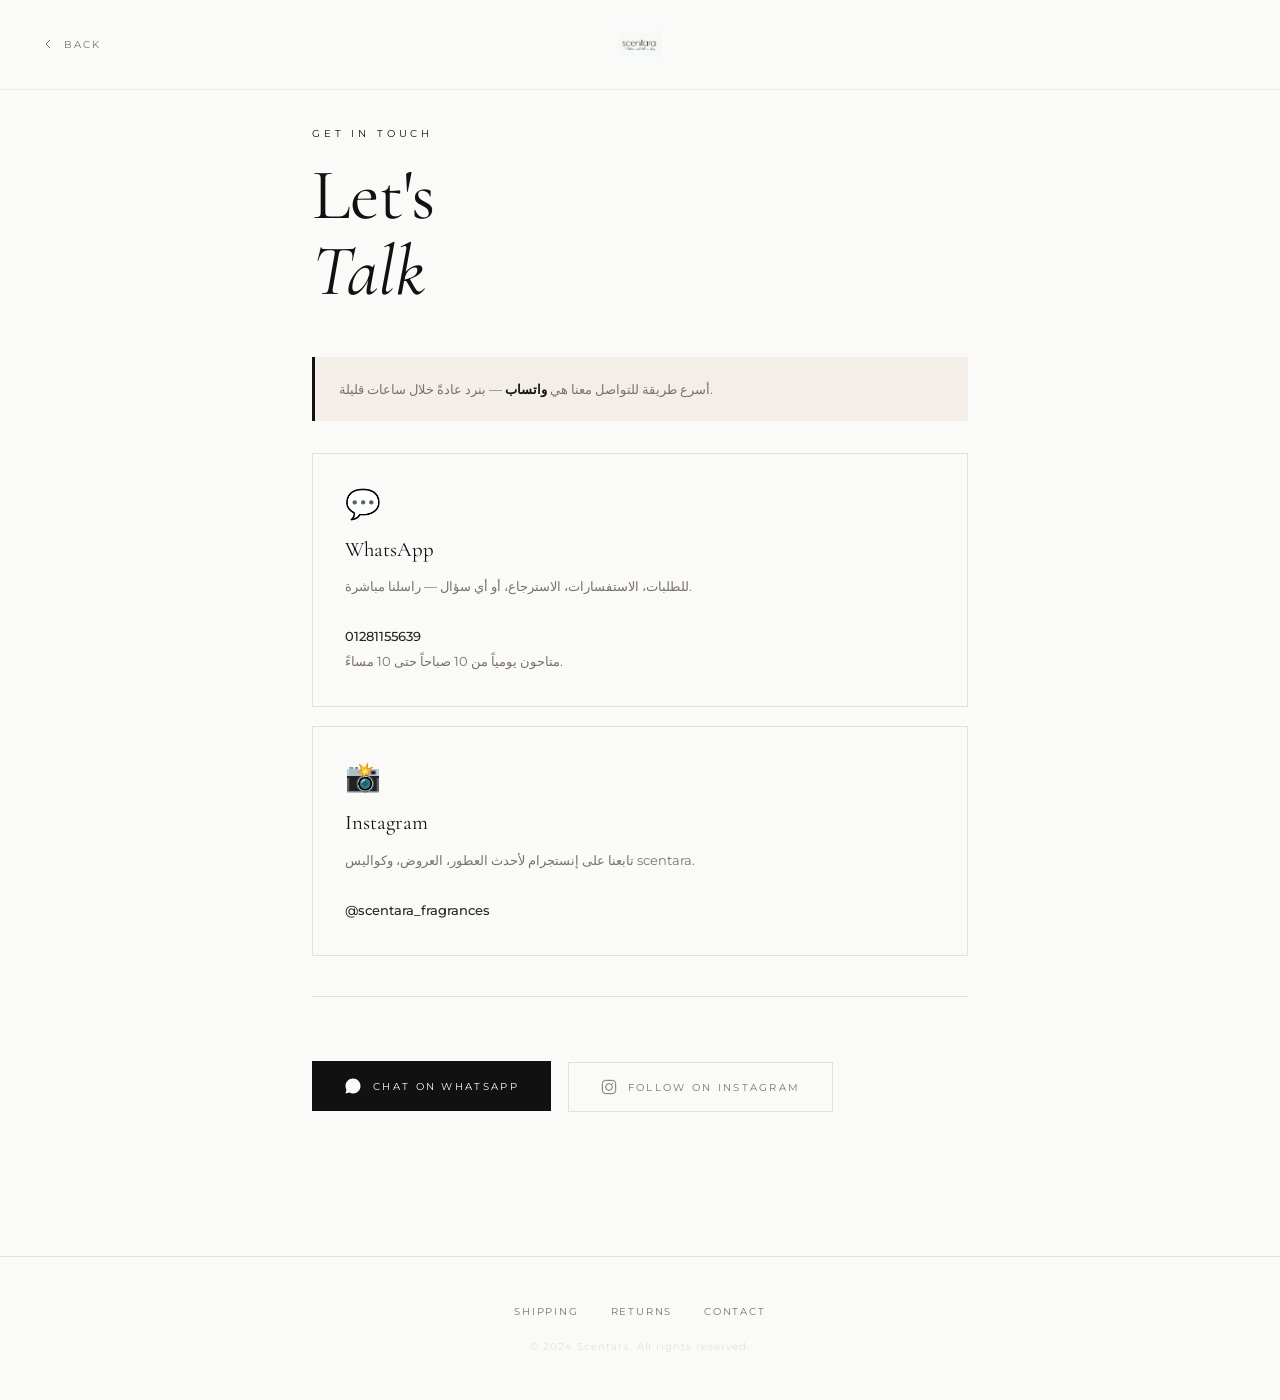
<file: contact.html>
<!DOCTYPE html>
<html lang="en">
<head>
  <meta charset="UTF-8"/>
  <meta name="viewport" content="width=device-width, initial-scale=1.0"/>
  <title>Contact — scentara</title>
  <link rel="preconnect" href="https://fonts.googleapis.com"/>
  <link rel="preconnect" href="https://fonts.gstatic.com" crossorigin/>
  <link href="https://fonts.googleapis.com/css2?family=Cormorant+Garamond:ital,wght@0,300;0,400;1,300;1,400&family=Montserrat:wght@300;400;500&display=swap" rel="stylesheet"/>
  <style>
    *,*::before,*::after{box-sizing:border-box;margin:0;padding:0}
    :root{
      --white:#FAFAF8;--off:#F3EFE8;--light:#E8E0D4;
      --gold:#111111;--black:#111111;--ink:#2A2420;--muted:#7A7268;
    }
    body{background:var(--white);color:var(--ink);font-family:'Montserrat',sans-serif;font-weight:400;overflow-x:hidden}
    nav{
      position:fixed;top:0;left:0;right:0;z-index:100;
      display:grid;grid-template-columns:1fr auto 1fr;
      align-items:center;padding:1.4rem 2.5rem;
      background:rgba(250,250,248,.96);backdrop-filter:blur(12px);
      border-bottom:1px solid rgba(184,146,74,.15);
    }
    .nav-back{
      display:flex;align-items:center;gap:.5rem;
      font-size:.62rem;letter-spacing:.2em;text-transform:uppercase;
      color:var(--muted);text-decoration:none;transition:color .25s;
    }
    .nav-back svg{width:16px;height:16px;stroke:currentColor;fill:none;stroke-width:1.5;flex-shrink:0}
    .nav-back:hover{color:var(--black)}
    .nav-logo img{height:44px;display:block}
    .nav-right{justify-self:end;width:44px}

    .page-wrap{
      max-width:720px;margin:0 auto;
      padding:8rem 2rem 5rem;
    }
    .page-eyebrow{
      font-size:.6rem;letter-spacing:.4em;text-transform:uppercase;
      color:var(--black);margin-bottom:1.2rem;
    }
    .page-title{
      font-family:'Cormorant Garamond',serif;
      font-size:clamp(2.8rem,6vw,4.5rem);font-weight:400;line-height:1.05;
      color:var(--black);margin-bottom:3rem;
    }
    .page-title em{font-style:italic;color:var(--black)}

    .card{
      border:1px solid var(--light);padding:2rem;margin-bottom:1.2rem;
    }
    .card-icon{
      font-size:1.8rem;margin-bottom:1rem;
    }
    .card-title{
      font-family:'Cormorant Garamond',serif;font-size:1.3rem;font-weight:400;
      color:var(--black);margin-bottom:.8rem;
    }
    .card-body{
      font-size:.82rem;line-height:1.9;color:var(--muted);
    }
    .card-body strong{color:var(--ink);font-weight:500}

    .highlight-box{
      background:var(--off);border-left:3px solid var(--black);
      padding:1.2rem 1.5rem;margin:2rem 0;
      font-size:.82rem;line-height:1.9;color:var(--muted);
    }
    .highlight-box strong{color:var(--black)}

    .divider{height:1px;background:var(--light);margin:2.5rem 0}

    .btn-wa{
      display:inline-flex;align-items:center;gap:.7rem;
      padding:1rem 2rem;background:var(--black);color:var(--white);
      font-family:'Montserrat',sans-serif;font-size:.65rem;letter-spacing:.22em;
      text-transform:uppercase;text-decoration:none;
      transition:background .25s,transform .2s;margin-top:1.5rem;
    }
    .btn-wa:hover{background:var(--black);transform:translateY(-2px)}
    .btn-wa svg{width:18px;height:18px;fill:currentColor}

    .btn-ig{
      display:inline-flex;align-items:center;gap:.7rem;
      padding:1rem 2rem;border:1px solid var(--light);color:var(--muted);
      font-family:'Montserrat',sans-serif;font-size:.65rem;letter-spacing:.22em;
      text-transform:uppercase;text-decoration:none;
      transition:border-color .25s,color .25s,transform .2s;margin-top:.8rem;margin-left:.8rem;
    }
    .btn-ig:hover{border-color:var(--black);color:var(--black);transform:translateY(-2px)}
    .btn-ig svg{width:16px;height:16px;stroke:currentColor;fill:none;stroke-width:1.5}

    .steps{display:flex;flex-direction:column;gap:1.5rem;margin-top:1.5rem}
    .step-row{display:flex;gap:1.2rem;align-items:flex-start}
    .step-num{
      width:32px;height:32px;flex-shrink:0;
      border:1px solid var(--gold);border-radius:50%;
      display:flex;align-items:center;justify-content:center;
      font-size:.65rem;letter-spacing:.1em;color:var(--black);
    }
    .step-text{font-size:.82rem;line-height:1.8;color:var(--muted);padding-top:.4rem}
    .step-text strong{color:var(--black)}

    footer{
      text-align:center;padding:3rem 2rem;
      border-top:1px solid var(--light);margin-top:4rem;
    }
    .foot-links{display:flex;justify-content:center;gap:2rem;flex-wrap:wrap;margin-bottom:1.5rem}
    .foot-links a{
      font-size:.62rem;letter-spacing:.18em;text-transform:uppercase;
      color:var(--muted);text-decoration:none;transition:color .25s;
    }
    .foot-links a:hover{color:var(--black)}
    .foot-copy{font-size:.6rem;color:var(--light);letter-spacing:.1em}

    @media(max-width:600px){
      nav{padding:1.2rem 1.2rem}
      .page-wrap{padding:7rem 1.2rem 4rem}
      .btn-ig{margin-left:0;margin-top:.6rem}
    }
  </style>
</head>
<body>
<nav>
  <a href="index.html" class="nav-back">
    <svg viewBox="0 0 24 24"><polyline points="15 18 9 12 15 6"/></svg>
    Back
  </a>
  <a href="index.html" class="nav-logo"><img src="[data-uri]" alt="scentara"/></a>
  <div class="nav-right"></div>
</nav>
<div class="page-wrap">
  <p class="page-eyebrow">Get in Touch</p>
  <h1 class="page-title">Let's<br/><em>Talk</em></h1>

  <div class="highlight-box">
    أسرع طريقة للتواصل معنا هي <strong>واتساب</strong> — بنرد عادةً خلال ساعات قليلة.
  </div>

  <div class="card">
    <div class="card-icon">💬</div>
    <div class="card-title">WhatsApp</div>
    <div class="card-body">
      للطلبات، الاستفسارات، الاسترجاع، أو أي سؤال — راسلنا مباشرة.<br/><br/>
      <strong>01281155639</strong><br/>
      متاحون يومياً من 10 صباحاً حتى 10 مساءً.
    </div>
  </div>

  <div class="card">
    <div class="card-icon">📸</div>
    <div class="card-title">Instagram</div>
    <div class="card-body">
      تابعنا على إنستجرام لأحدث العطور، العروض، وكواليس scentara.<br/><br/>
      <strong>@scentara_fragrances</strong>
    </div>
  </div>

  <div class="divider"></div>

  <a href="https://wa.me/201281155639" target="_blank" class="btn-wa">
    <svg viewBox="0 0 24 24"><path d="M17.472 14.382c-.297-.149-1.758-.867-2.03-.967-.273-.099-.471-.148-.67.15-.197.297-.767.966-.94 1.164-.173.199-.347.223-.644.075-.297-.15-1.255-.463-2.39-1.475-.883-.788-1.761-1.653-2.059-.173-.297-.018-.458.13-.606.134-.133.298-.347.446-.52.149-.174.198-.298.298-.497.099-.198.05-.371-.025-.52-.075-.149-.669-1.612-.916-2.207-.242-.579-.487-.5-.669-.51-.173-.008-.371-.01-.57-.01-.198 0-.52.074-.792.372-.272.297-1.04 1.016-1.04 2.479 0 1.462 1.065 2.875 1.213 3.074.149.198 2.096 3.2 5.077 4.487.709.306 1.262.489 1.694.625.712.227 1.36.195 1.871.118.571-.085 1.758-.719 2.006-1.413.248-.694.248-1.289.173-1.413z"/><path d="M11.99 2C6.469 2 2 6.47 2 11.99c0 1.77.463 3.43 1.27 4.878L2 22l5.277-1.242A9.938 9.938 0 0011.99 22C17.511 22 22 17.53 22 12.01 22 6.47 17.511 2 11.99 2z"/></svg>
    Chat on WhatsApp
  </a>
  <a href="https://www.instagram.com/scentara_fragrances?igsh=dmR3dmIxeHZkZDBx" target="_blank" class="btn-ig">
    <svg viewBox="0 0 24 24"><rect x="2" y="2" width="20" height="20" rx="5"/><circle cx="12" cy="12" r="5"/><circle cx="17.5" cy="6.5" r="1" fill="currentColor" stroke="none"/></svg>
    Follow on Instagram
  </a>
</div>

<footer>
  <div class="foot-links">
    <a href="shipping.html">Shipping</a>
    <a href="returns.html">Returns</a>
    <a href="contact.html">Contact</a>
  </div>
  <p class="foot-copy">© 2024 Scentara. All rights reserved.</p>
</footer>
</body>
</html>
</file>
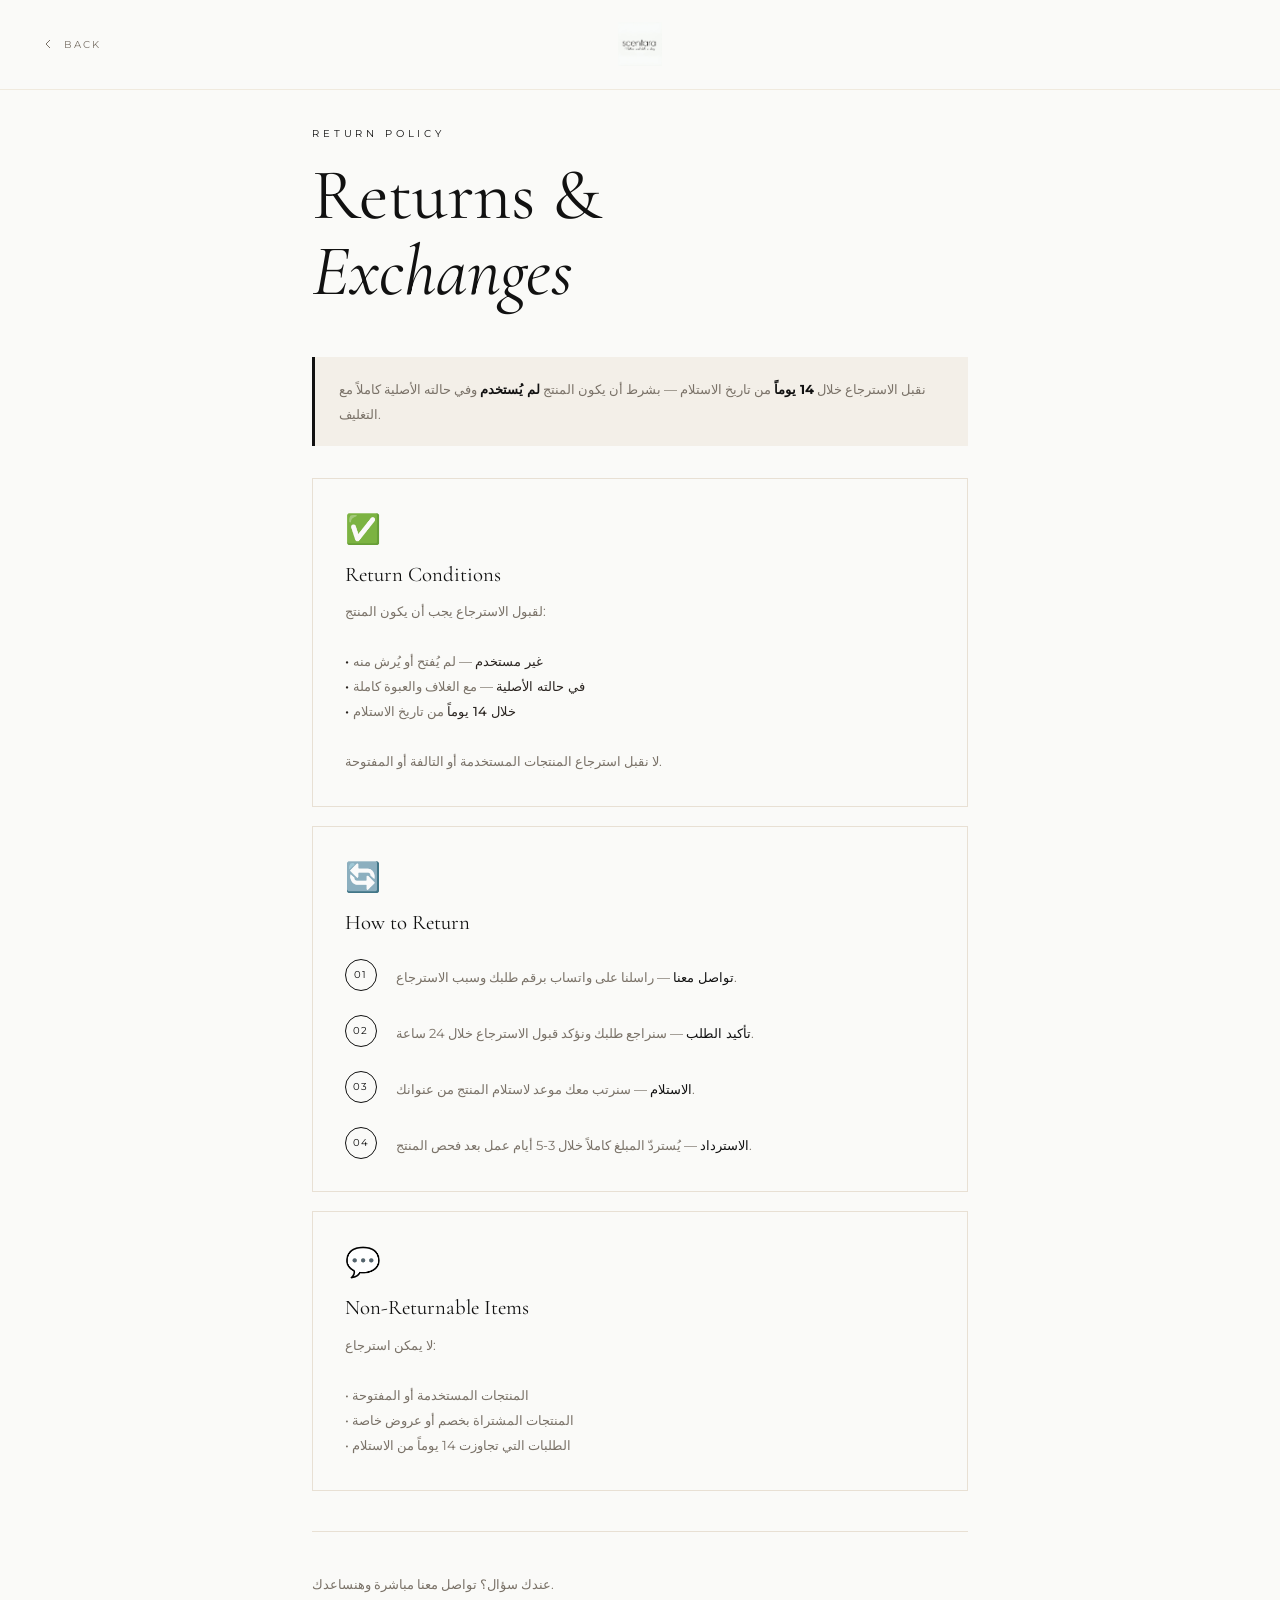
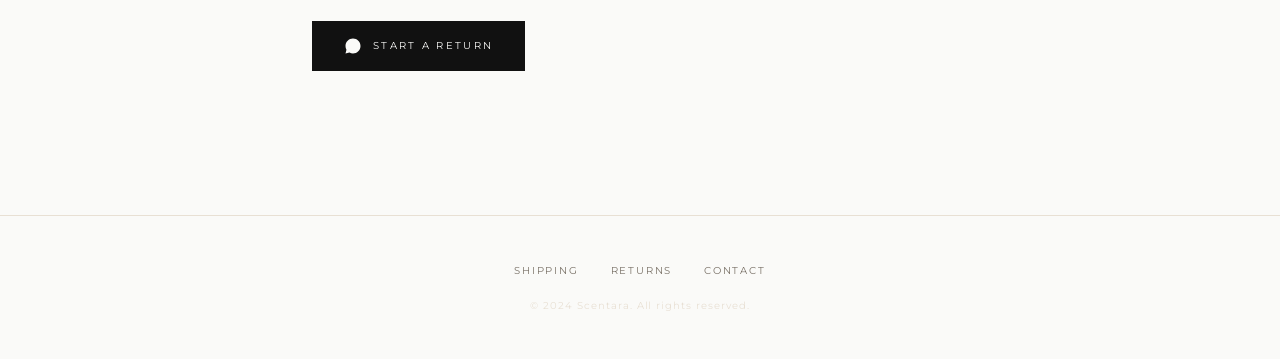
<file: returns.html>
<!DOCTYPE html>
<html lang="en">
<head>
  <meta charset="UTF-8"/>
  <meta name="viewport" content="width=device-width, initial-scale=1.0"/>
  <title>Returns — scentara</title>
  <link rel="preconnect" href="https://fonts.googleapis.com"/>
  <link rel="preconnect" href="https://fonts.gstatic.com" crossorigin/>
  <link href="https://fonts.googleapis.com/css2?family=Cormorant+Garamond:ital,wght@0,300;0,400;1,300;1,400&family=Montserrat:wght@300;400;500&display=swap" rel="stylesheet"/>
  <style>
    *,*::before,*::after{box-sizing:border-box;margin:0;padding:0}
    :root{
      --white:#FAFAF8;--off:#F3EFE8;--light:#E8E0D4;
      --gold:#111111;--black:#111111;--ink:#2A2420;--muted:#7A7268;
    }
    body{background:var(--white);color:var(--ink);font-family:'Montserrat',sans-serif;font-weight:400;overflow-x:hidden}
    nav{
      position:fixed;top:0;left:0;right:0;z-index:100;
      display:grid;grid-template-columns:1fr auto 1fr;
      align-items:center;padding:1.4rem 2.5rem;
      background:rgba(250,250,248,.96);backdrop-filter:blur(12px);
      border-bottom:1px solid rgba(184,146,74,.15);
    }
    .nav-back{
      display:flex;align-items:center;gap:.5rem;
      font-size:.62rem;letter-spacing:.2em;text-transform:uppercase;
      color:var(--muted);text-decoration:none;transition:color .25s;
    }
    .nav-back svg{width:16px;height:16px;stroke:currentColor;fill:none;stroke-width:1.5;flex-shrink:0}
    .nav-back:hover{color:var(--black)}
    .nav-logo img{height:44px;display:block}
    .nav-right{justify-self:end;width:44px}

    .page-wrap{
      max-width:720px;margin:0 auto;
      padding:8rem 2rem 5rem;
    }
    .page-eyebrow{
      font-size:.6rem;letter-spacing:.4em;text-transform:uppercase;
      color:var(--black);margin-bottom:1.2rem;
    }
    .page-title{
      font-family:'Cormorant Garamond',serif;
      font-size:clamp(2.8rem,6vw,4.5rem);font-weight:400;line-height:1.05;
      color:var(--black);margin-bottom:3rem;
    }
    .page-title em{font-style:italic;color:var(--black)}

    .card{
      border:1px solid var(--light);padding:2rem;margin-bottom:1.2rem;
    }
    .card-icon{
      font-size:1.8rem;margin-bottom:1rem;
    }
    .card-title{
      font-family:'Cormorant Garamond',serif;font-size:1.3rem;font-weight:400;
      color:var(--black);margin-bottom:.8rem;
    }
    .card-body{
      font-size:.82rem;line-height:1.9;color:var(--muted);
    }
    .card-body strong{color:var(--ink);font-weight:500}

    .highlight-box{
      background:var(--off);border-left:3px solid var(--black);
      padding:1.2rem 1.5rem;margin:2rem 0;
      font-size:.82rem;line-height:1.9;color:var(--muted);
    }
    .highlight-box strong{color:var(--black)}

    .divider{height:1px;background:var(--light);margin:2.5rem 0}

    .btn-wa{
      display:inline-flex;align-items:center;gap:.7rem;
      padding:1rem 2rem;background:var(--black);color:var(--white);
      font-family:'Montserrat',sans-serif;font-size:.65rem;letter-spacing:.22em;
      text-transform:uppercase;text-decoration:none;
      transition:background .25s,transform .2s;margin-top:1.5rem;
    }
    .btn-wa:hover{background:var(--black);transform:translateY(-2px)}
    .btn-wa svg{width:18px;height:18px;fill:currentColor}

    .btn-ig{
      display:inline-flex;align-items:center;gap:.7rem;
      padding:1rem 2rem;border:1px solid var(--light);color:var(--muted);
      font-family:'Montserrat',sans-serif;font-size:.65rem;letter-spacing:.22em;
      text-transform:uppercase;text-decoration:none;
      transition:border-color .25s,color .25s,transform .2s;margin-top:.8rem;margin-left:.8rem;
    }
    .btn-ig:hover{border-color:var(--black);color:var(--black);transform:translateY(-2px)}
    .btn-ig svg{width:16px;height:16px;stroke:currentColor;fill:none;stroke-width:1.5}

    .steps{display:flex;flex-direction:column;gap:1.5rem;margin-top:1.5rem}
    .step-row{display:flex;gap:1.2rem;align-items:flex-start}
    .step-num{
      width:32px;height:32px;flex-shrink:0;
      border:1px solid var(--gold);border-radius:50%;
      display:flex;align-items:center;justify-content:center;
      font-size:.65rem;letter-spacing:.1em;color:var(--black);
    }
    .step-text{font-size:.82rem;line-height:1.8;color:var(--muted);padding-top:.4rem}
    .step-text strong{color:var(--black)}

    footer{
      text-align:center;padding:3rem 2rem;
      border-top:1px solid var(--light);margin-top:4rem;
    }
    .foot-links{display:flex;justify-content:center;gap:2rem;flex-wrap:wrap;margin-bottom:1.5rem}
    .foot-links a{
      font-size:.62rem;letter-spacing:.18em;text-transform:uppercase;
      color:var(--muted);text-decoration:none;transition:color .25s;
    }
    .foot-links a:hover{color:var(--black)}
    .foot-copy{font-size:.6rem;color:var(--light);letter-spacing:.1em}

    @media(max-width:600px){
      nav{padding:1.2rem 1.2rem}
      .page-wrap{padding:7rem 1.2rem 4rem}
      .btn-ig{margin-left:0;margin-top:.6rem}
    }
  </style>
</head>
<body>
<nav>
  <a href="index.html" class="nav-back">
    <svg viewBox="0 0 24 24"><polyline points="15 18 9 12 15 6"/></svg>
    Back
  </a>
  <a href="index.html" class="nav-logo"><img src="[data-uri]" alt="scentara"/></a>
  <div class="nav-right"></div>
</nav>
<div class="page-wrap">
  <p class="page-eyebrow">Return Policy</p>
  <h1 class="page-title">Returns &<br/><em>Exchanges</em></h1>

  <div class="highlight-box">
    نقبل الاسترجاع خلال <strong>14 يوماً</strong> من تاريخ الاستلام —
    بشرط أن يكون المنتج <strong>لم يُستخدم</strong> وفي حالته الأصلية كاملاً مع التغليف.
  </div>

  <div class="card">
    <div class="card-icon">✅</div>
    <div class="card-title">Return Conditions</div>
    <div class="card-body">
      لقبول الاسترجاع يجب أن يكون المنتج:<br/><br/>
      <strong>• غير مستخدم</strong> — لم يُفتح أو يُرش منه<br/>
      <strong>• في حالته الأصلية</strong> — مع الغلاف والعبوة كاملة<br/>
      <strong>• خلال 14 يوماً</strong> من تاريخ الاستلام<br/><br/>
      لا نقبل استرجاع المنتجات المستخدمة أو التالفة أو المفتوحة.
    </div>
  </div>

  <div class="card">
    <div class="card-icon">🔄</div>
    <div class="card-title">How to Return</div>
    <div class="card-body">
      <div class="steps">
        <div class="step-row">
          <div class="step-num">01</div>
          <div class="step-text"><strong>تواصل معنا</strong> — راسلنا على واتساب برقم طلبك وسبب الاسترجاع.</div>
        </div>
        <div class="step-row">
          <div class="step-num">02</div>
          <div class="step-text"><strong>تأكيد الطلب</strong> — سنراجع طلبك ونؤكد قبول الاسترجاع خلال 24 ساعة.</div>
        </div>
        <div class="step-row">
          <div class="step-num">03</div>
          <div class="step-text"><strong>الاستلام</strong> — سنرتب معك موعد لاستلام المنتج من عنوانك.</div>
        </div>
        <div class="step-row">
          <div class="step-num">04</div>
          <div class="step-text"><strong>الاسترداد</strong> — يُستردّ المبلغ كاملاً خلال 3-5 أيام عمل بعد فحص المنتج.</div>
        </div>
      </div>
    </div>
  </div>

  <div class="card">
    <div class="card-icon">💬</div>
    <div class="card-title">Non-Returnable Items</div>
    <div class="card-body">
      لا يمكن استرجاع:<br/><br/>
      • المنتجات المستخدمة أو المفتوحة<br/>
      • المنتجات المشتراة بخصم أو عروض خاصة<br/>
      • الطلبات التي تجاوزت 14 يوماً من الاستلام
    </div>
  </div>

  <div class="divider"></div>
  <p style="font-size:.82rem;color:var(--muted);line-height:1.9;">عندك سؤال؟ تواصل معنا مباشرة وهنساعدك.</p>
  <a href="https://wa.me/201281155639" target="_blank" class="btn-wa">
    <svg viewBox="0 0 24 24"><path d="M17.472 14.382c-.297-.149-1.758-.867-2.03-.967-.273-.099-.471-.148-.67.15-.197.297-.767.966-.94 1.164-.173.199-.347.223-.644.075-.297-.15-1.255-.463-2.39-1.475-.883-.788-1.761-1.653-2.059-.173-.297-.018-.458.13-.606.134-.133.298-.347.446-.52.149-.174.198-.298.298-.497.099-.198.05-.371-.025-.52-.075-.149-.669-1.612-.916-2.207-.242-.579-.487-.5-.669-.51-.173-.008-.371-.01-.57-.01-.198 0-.52.074-.792.372-.272.297-1.04 1.016-1.04 2.479 0 1.462 1.065 2.875 1.213 3.074.149.198 2.096 3.2 5.077 4.487.709.306 1.262.489 1.694.625.712.227 1.36.195 1.871.118.571-.085 1.758-.719 2.006-1.413.248-.694.248-1.289.173-1.413z"/><path d="M11.99 2C6.469 2 2 6.47 2 11.99c0 1.77.463 3.43 1.27 4.878L2 22l5.277-1.242A9.938 9.938 0 0011.99 22C17.511 22 22 17.53 22 12.01 22 6.47 17.511 2 11.99 2z"/></svg>
    Start a Return
  </a>
</div>

<footer>
  <div class="foot-links">
    <a href="shipping.html">Shipping</a>
    <a href="returns.html">Returns</a>
    <a href="contact.html">Contact</a>
  </div>
  <p class="foot-copy">© 2024 Scentara. All rights reserved.</p>
</footer>
</body>
</html>
</file>
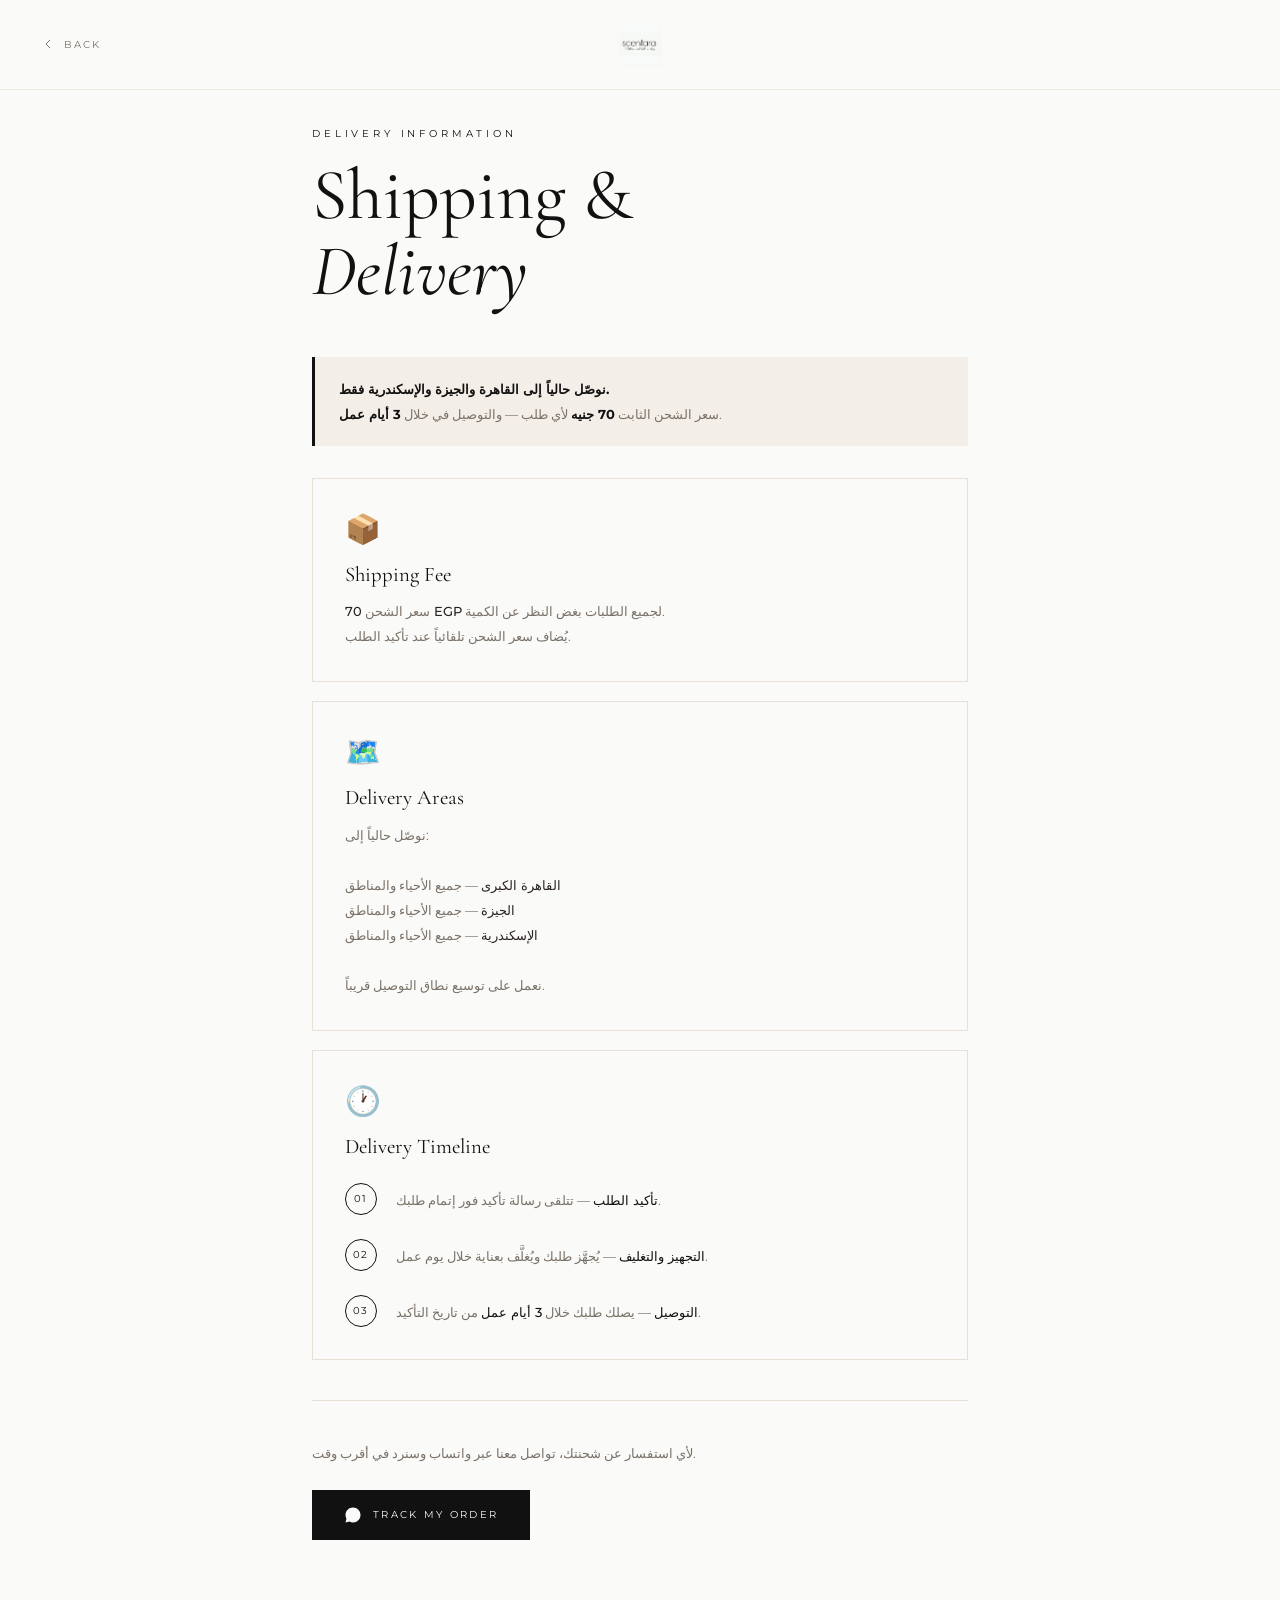
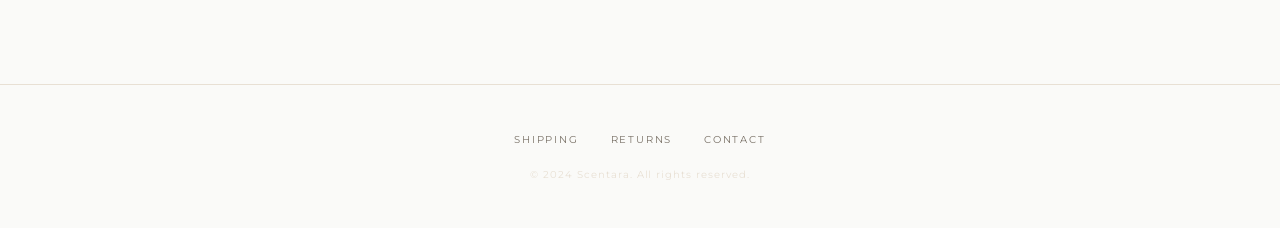
<file: shipping.html>
<!DOCTYPE html>
<html lang="en">
<head>
  <meta charset="UTF-8"/>
  <meta name="viewport" content="width=device-width, initial-scale=1.0"/>
  <title>Shipping — scentara</title>
  <link rel="preconnect" href="https://fonts.googleapis.com"/>
  <link rel="preconnect" href="https://fonts.gstatic.com" crossorigin/>
  <link href="https://fonts.googleapis.com/css2?family=Cormorant+Garamond:ital,wght@0,300;0,400;1,300;1,400&family=Montserrat:wght@300;400;500&display=swap" rel="stylesheet"/>
  <style>
    *,*::before,*::after{box-sizing:border-box;margin:0;padding:0}
    :root{
      --white:#FAFAF8;--off:#F3EFE8;--light:#E8E0D4;
      --gold:#111111;--black:#111111;--ink:#2A2420;--muted:#7A7268;
    }
    body{background:var(--white);color:var(--ink);font-family:'Montserrat',sans-serif;font-weight:400;overflow-x:hidden}
    nav{
      position:fixed;top:0;left:0;right:0;z-index:100;
      display:grid;grid-template-columns:1fr auto 1fr;
      align-items:center;padding:1.4rem 2.5rem;
      background:rgba(250,250,248,.96);backdrop-filter:blur(12px);
      border-bottom:1px solid rgba(184,146,74,.15);
    }
    .nav-back{
      display:flex;align-items:center;gap:.5rem;
      font-size:.62rem;letter-spacing:.2em;text-transform:uppercase;
      color:var(--muted);text-decoration:none;transition:color .25s;
    }
    .nav-back svg{width:16px;height:16px;stroke:currentColor;fill:none;stroke-width:1.5;flex-shrink:0}
    .nav-back:hover{color:var(--black)}
    .nav-logo img{height:44px;display:block}
    .nav-right{justify-self:end;width:44px}

    .page-wrap{
      max-width:720px;margin:0 auto;
      padding:8rem 2rem 5rem;
    }
    .page-eyebrow{
      font-size:.6rem;letter-spacing:.4em;text-transform:uppercase;
      color:var(--black);margin-bottom:1.2rem;
    }
    .page-title{
      font-family:'Cormorant Garamond',serif;
      font-size:clamp(2.8rem,6vw,4.5rem);font-weight:400;line-height:1.05;
      color:var(--black);margin-bottom:3rem;
    }
    .page-title em{font-style:italic;color:var(--black)}

    .card{
      border:1px solid var(--light);padding:2rem;margin-bottom:1.2rem;
    }
    .card-icon{
      font-size:1.8rem;margin-bottom:1rem;
    }
    .card-title{
      font-family:'Cormorant Garamond',serif;font-size:1.3rem;font-weight:400;
      color:var(--black);margin-bottom:.8rem;
    }
    .card-body{
      font-size:.82rem;line-height:1.9;color:var(--muted);
    }
    .card-body strong{color:var(--ink);font-weight:500}

    .highlight-box{
      background:var(--off);border-left:3px solid var(--black);
      padding:1.2rem 1.5rem;margin:2rem 0;
      font-size:.82rem;line-height:1.9;color:var(--muted);
    }
    .highlight-box strong{color:var(--black)}

    .divider{height:1px;background:var(--light);margin:2.5rem 0}

    .btn-wa{
      display:inline-flex;align-items:center;gap:.7rem;
      padding:1rem 2rem;background:var(--black);color:var(--white);
      font-family:'Montserrat',sans-serif;font-size:.65rem;letter-spacing:.22em;
      text-transform:uppercase;text-decoration:none;
      transition:background .25s,transform .2s;margin-top:1.5rem;
    }
    .btn-wa:hover{background:var(--black);transform:translateY(-2px)}
    .btn-wa svg{width:18px;height:18px;fill:currentColor}

    .btn-ig{
      display:inline-flex;align-items:center;gap:.7rem;
      padding:1rem 2rem;border:1px solid var(--light);color:var(--muted);
      font-family:'Montserrat',sans-serif;font-size:.65rem;letter-spacing:.22em;
      text-transform:uppercase;text-decoration:none;
      transition:border-color .25s,color .25s,transform .2s;margin-top:.8rem;margin-left:.8rem;
    }
    .btn-ig:hover{border-color:var(--black);color:var(--black);transform:translateY(-2px)}
    .btn-ig svg{width:16px;height:16px;stroke:currentColor;fill:none;stroke-width:1.5}

    .steps{display:flex;flex-direction:column;gap:1.5rem;margin-top:1.5rem}
    .step-row{display:flex;gap:1.2rem;align-items:flex-start}
    .step-num{
      width:32px;height:32px;flex-shrink:0;
      border:1px solid var(--gold);border-radius:50%;
      display:flex;align-items:center;justify-content:center;
      font-size:.65rem;letter-spacing:.1em;color:var(--black);
    }
    .step-text{font-size:.82rem;line-height:1.8;color:var(--muted);padding-top:.4rem}
    .step-text strong{color:var(--black)}

    footer{
      text-align:center;padding:3rem 2rem;
      border-top:1px solid var(--light);margin-top:4rem;
    }
    .foot-links{display:flex;justify-content:center;gap:2rem;flex-wrap:wrap;margin-bottom:1.5rem}
    .foot-links a{
      font-size:.62rem;letter-spacing:.18em;text-transform:uppercase;
      color:var(--muted);text-decoration:none;transition:color .25s;
    }
    .foot-links a:hover{color:var(--black)}
    .foot-copy{font-size:.6rem;color:var(--light);letter-spacing:.1em}

    @media(max-width:600px){
      nav{padding:1.2rem 1.2rem}
      .page-wrap{padding:7rem 1.2rem 4rem}
      .btn-ig{margin-left:0;margin-top:.6rem}
    }
  </style>
</head>
<body>
<nav>
  <a href="index.html" class="nav-back">
    <svg viewBox="0 0 24 24"><polyline points="15 18 9 12 15 6"/></svg>
    Back
  </a>
  <a href="index.html" class="nav-logo"><img src="[data-uri]" alt="scentara"/></a>
  <div class="nav-right"></div>
</nav>
<div class="page-wrap">
  <p class="page-eyebrow">Delivery Information</p>
  <h1 class="page-title">Shipping &<br/><em>Delivery</em></h1>

  <div class="highlight-box">
    <strong>نوصّل حالياً إلى القاهرة والجيزة والإسكندرية فقط.</strong><br/>
    سعر الشحن الثابت <strong>70 جنيه</strong> لأي طلب — والتوصيل في خلال <strong>3 أيام عمل</strong>.
  </div>

  <div class="card">
    <div class="card-icon">📦</div>
    <div class="card-title">Shipping Fee</div>
    <div class="card-body">
      سعر الشحن <strong>70 EGP</strong> لجميع الطلبات بغض النظر عن الكمية.<br/>
      يُضاف سعر الشحن تلقائياً عند تأكيد الطلب.
    </div>
  </div>

  <div class="card">
    <div class="card-icon">🗺️</div>
    <div class="card-title">Delivery Areas</div>
    <div class="card-body">
      نوصّل حالياً إلى:<br/><br/>
      <strong>القاهرة الكبرى</strong> — جميع الأحياء والمناطق<br/>
      <strong>الجيزة</strong> — جميع الأحياء والمناطق<br/>
      <strong>الإسكندرية</strong> — جميع الأحياء والمناطق<br/><br/>
      نعمل على توسيع نطاق التوصيل قريباً.
    </div>
  </div>

  <div class="card">
    <div class="card-icon">🕐</div>
    <div class="card-title">Delivery Timeline</div>
    <div class="card-body">
      <div class="steps">
        <div class="step-row">
          <div class="step-num">01</div>
          <div class="step-text"><strong>تأكيد الطلب</strong> — تتلقى رسالة تأكيد فور إتمام طلبك.</div>
        </div>
        <div class="step-row">
          <div class="step-num">02</div>
          <div class="step-text"><strong>التجهيز والتغليف</strong> — يُجهَّز طلبك ويُغلَّف بعناية خلال يوم عمل.</div>
        </div>
        <div class="step-row">
          <div class="step-num">03</div>
          <div class="step-text"><strong>التوصيل</strong> — يصلك طلبك خلال <strong>3 أيام عمل</strong> من تاريخ التأكيد.</div>
        </div>
      </div>
    </div>
  </div>

  <div class="divider"></div>
  <p style="font-size:.82rem;color:var(--muted);line-height:1.9;">
    لأي استفسار عن شحنتك، تواصل معنا عبر واتساب وسنرد في أقرب وقت.
  </p>
  <a href="https://wa.me/201281155639" target="_blank" class="btn-wa">
    <svg viewBox="0 0 24 24"><path d="M17.472 14.382c-.297-.149-1.758-.867-2.03-.967-.273-.099-.471-.148-.67.15-.197.297-.767.966-.94 1.164-.173.199-.347.223-.644.075-.297-.15-1.255-.463-2.39-1.475-.883-.788-1.48-1.761-1.653-2.059-.173-.297-.018-.458.13-.606.134-.133.298-.347.446-.52.149-.174.198-.298.298-.497.099-.198.05-.371-.025-.52-.075-.149-.669-1.612-.916-2.207-.242-.579-.487-.5-.669-.51-.173-.008-.371-.01-.57-.01-.198 0-.52.074-.792.372-.272.297-1.04 1.016-1.04 2.479 0 1.462 1.065 2.875 1.213 3.074.149.198 2.096 3.2 5.077 4.487.709.306 1.262.489 1.694.625.712.227 1.36.195 1.871.118.571-.085 1.758-.719 2.006-1.413.248-.694.248-1.289.173-1.413z"/><path d="M11.99 2C6.469 2 2 6.47 2 11.99c0 1.77.463 3.43 1.27 4.878L2 22l5.277-1.242A9.938 9.938 0 0011.99 22C17.511 22 22 17.53 22 12.01 22 6.47 17.511 2 11.99 2z"/></svg>
    Track My Order
  </a>
</div>

<footer>
  <div class="foot-links">
    <a href="shipping.html">Shipping</a>
    <a href="returns.html">Returns</a>
    <a href="contact.html">Contact</a>
  </div>
  <p class="foot-copy">© 2024 Scentara. All rights reserved.</p>
</footer>
</body>
</html>
</file>
